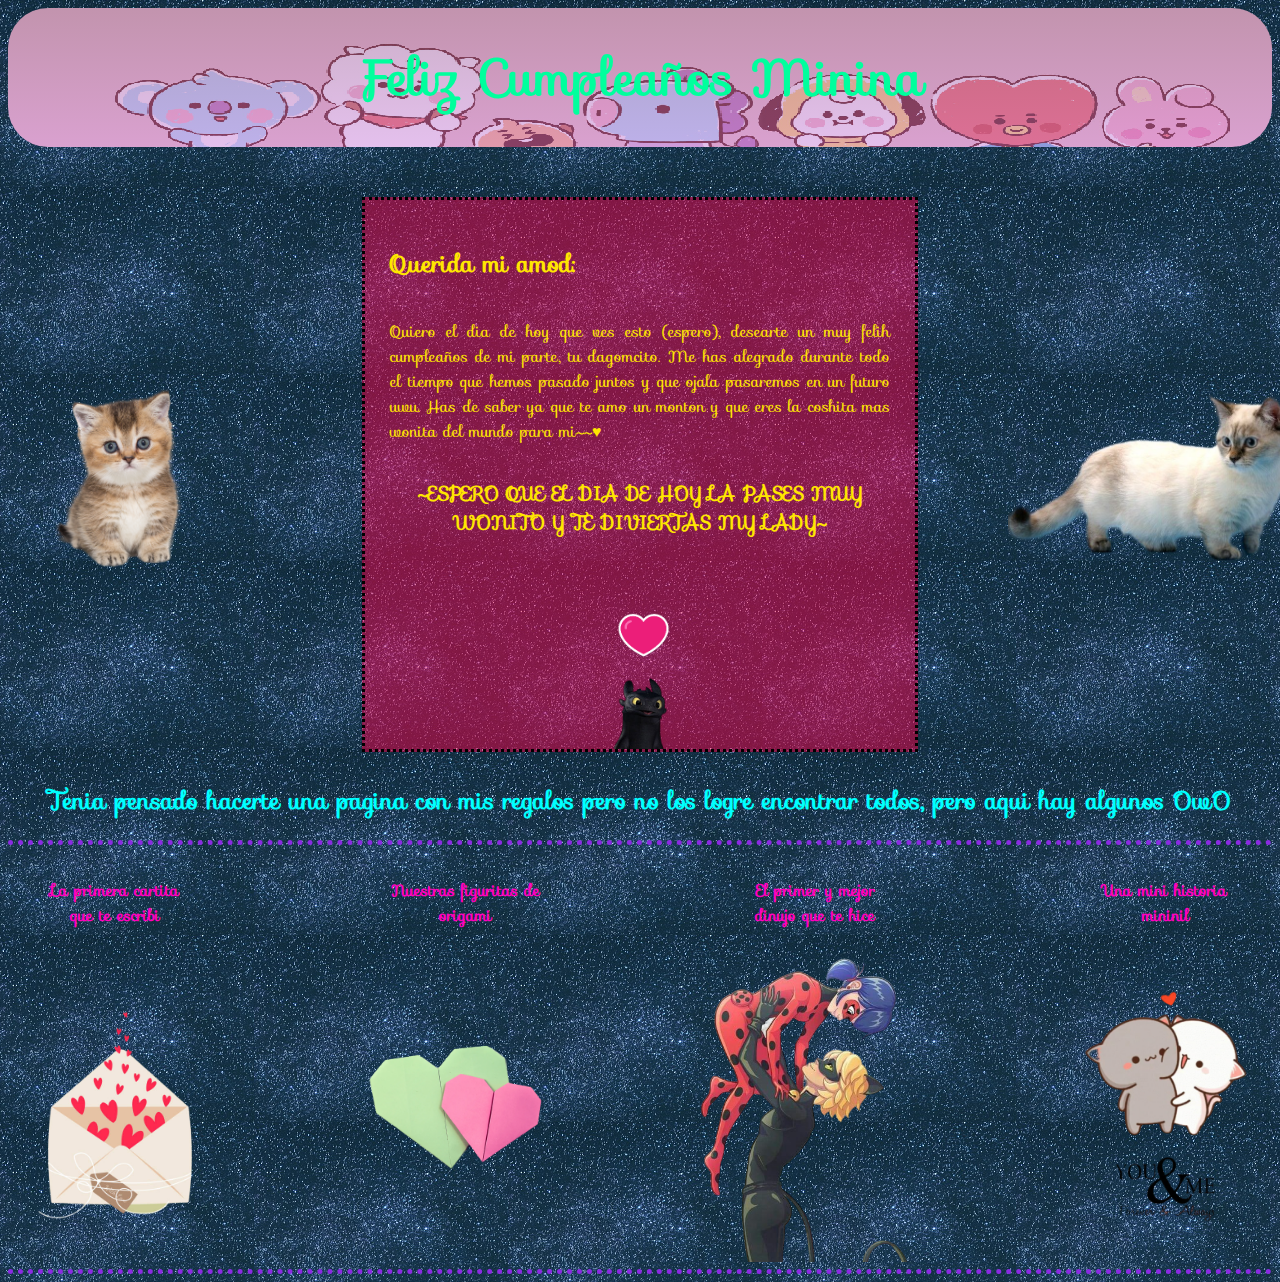
<file: index.html>
<!DOCTYPE html>
<html lang="en">
<head>
    <meta charset="UTF-8">
    <meta http-equiv="X-UA-Compatible" content="IE=edge">
    <meta name="viewport" content="width=device-width, initial-scale=1.0">
    <title>Happy Birthday My Lover One</title>
    <link rel="stylesheet" href="https://fonts.googleapis.com/css?family=Sofia">
    <link rel="stylesheet" href="./styles/styles.css">
</head>
<body>
    <header>
        <div>
            <h1>
                Feliz Cumpleaños Minina
            </h1>
        </div>
    </header>
    <main>
        <div>
            <img src="./public/images/SQT6VSTKY5ALBBK4QFI22JCWNY-PhotoRoom.png-PhotoRoom.png" alt="" width="300px">
        </div>
        <div id="box_text">
            <div id="text">
                <h2>Querida mi amod:</h2>
                <p>
                    Quiero el dia de hoy que ves esto (espero), desearte un muy felih cumpleaños de mi parte, tu dagomcito. Me has alegrado 
                    durante todo el tiempo que hemos pasado juntos y que ojala pasaremos en un futuro uwu. Has de saber ya que te amo un monton 
                    y que eres la coshita mas wonita del mundo para mi~~♥
                </p>
                <h3>~ESPERO QUE EL DIA DE HOY LA PASES MUY WONITO Y TE DIVIERTAS MY LADY~</h3>
            </div>
            <img id="dagom_love" src="./public/images/toothless-dreamworks-how-to-train-your-dragon-wallpaper-preview-PhotoRoom.png-PhotoRoom.png" alt="dagom" width="300px">
        </div>
        <div>
            <img src="./public/images/e1a1dcdf2034cd925a7b4bce397d5d7e-PhotoRoom.png-PhotoRoom.png" alt="" width="300px">
        </div>
    </main>
    <footer>
        <h2>Tenia pensado hacerte una pagina con mis regalos pero no los logre encontrar todos, pero aqui hay algunos OwO</h2>
        <div>
            <table>
                <tr>
                    <th>
                        <b>La primera cartita que te escribi</b>
                    </th>
                    <th>
                        <b>Nuestras figuritas de origami</b>
                    </th>
                    <th>
                        <b>El primer y mejor dinujo que te hice </b>
                    </th>
                    <th>
                        <b>Una mini historia mininil</b>
                    </th>
                </tr>
                <tr>
                    <td>
                        <a href="./letter.html"><img src="./public/images/letter.png" alt="letter" width="250px"></a>
                    </td>
                    <td>
                        <a href="./origami.html"><img src="./public/images/origami.png" alt="origami" width="250px"></a>
                    </td>
                    <td>
                        <a href="./draw.html"><img src="./public/images/draw.png" alt="draw" width="250px"></a>
                    </td>
                    <td>
                        <a href="./history.html"><img src="./public/images/history.png" alt="history" width="250px"></a>
                    </td>
                </tr>
            </table>
        </div>
    </footer>
</body>
</html>
</file>
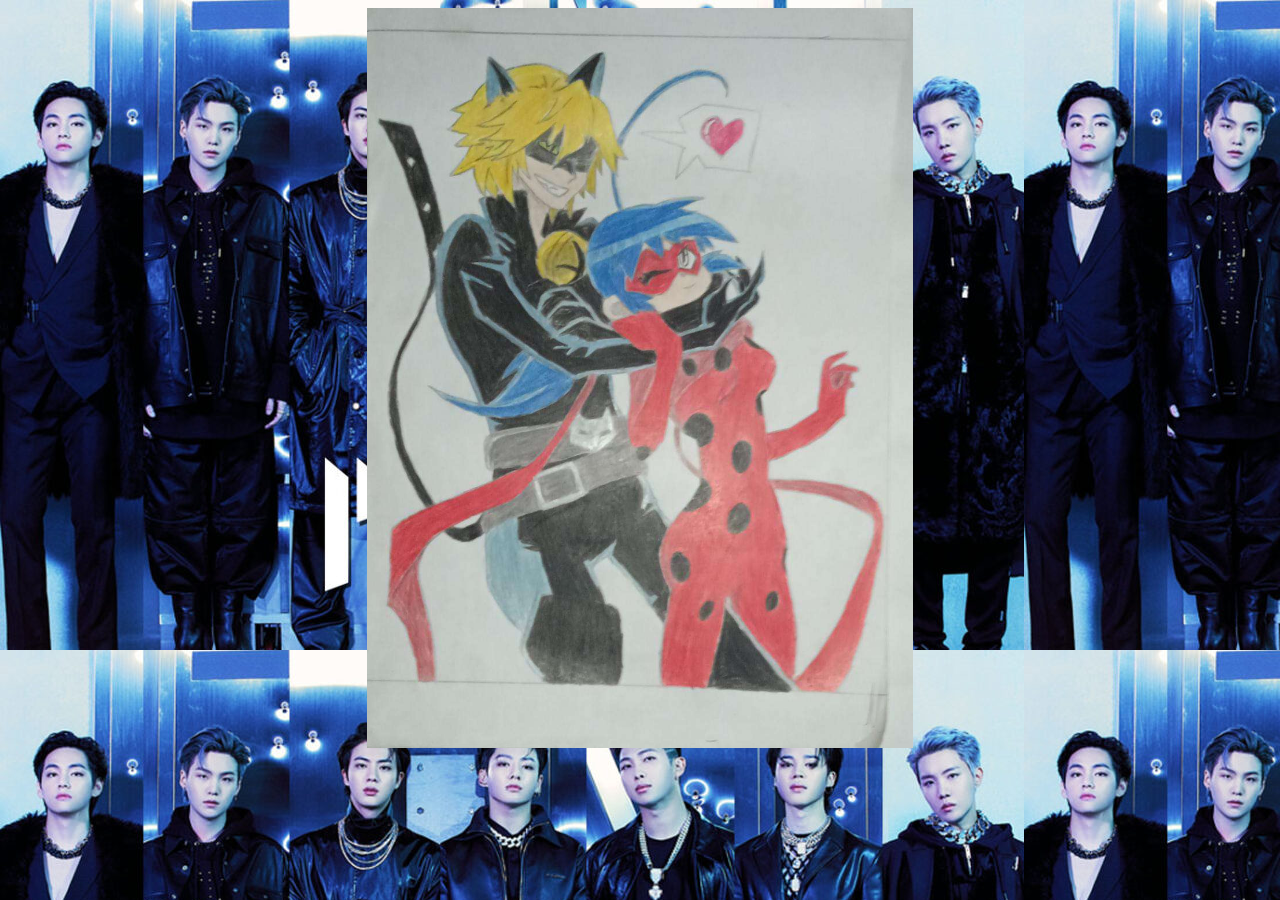
<file: draw.html>
<!DOCTYPE html>
<html lang="en">
<head>
    <meta charset="UTF-8">
    <meta http-equiv="X-UA-Compatible" content="IE=edge">
    <meta name="viewport" content="width=device-width, initial-scale=1.0">
    <title>Ladynoir</title>
    <link rel="stylesheet" href="./styles/global-styles.css">
</head>
<body>
    <img src="./public/images/ladynoir-draw.png" alt="ladynoir-draw-image" height="740px">
</body>
</html>
</file>
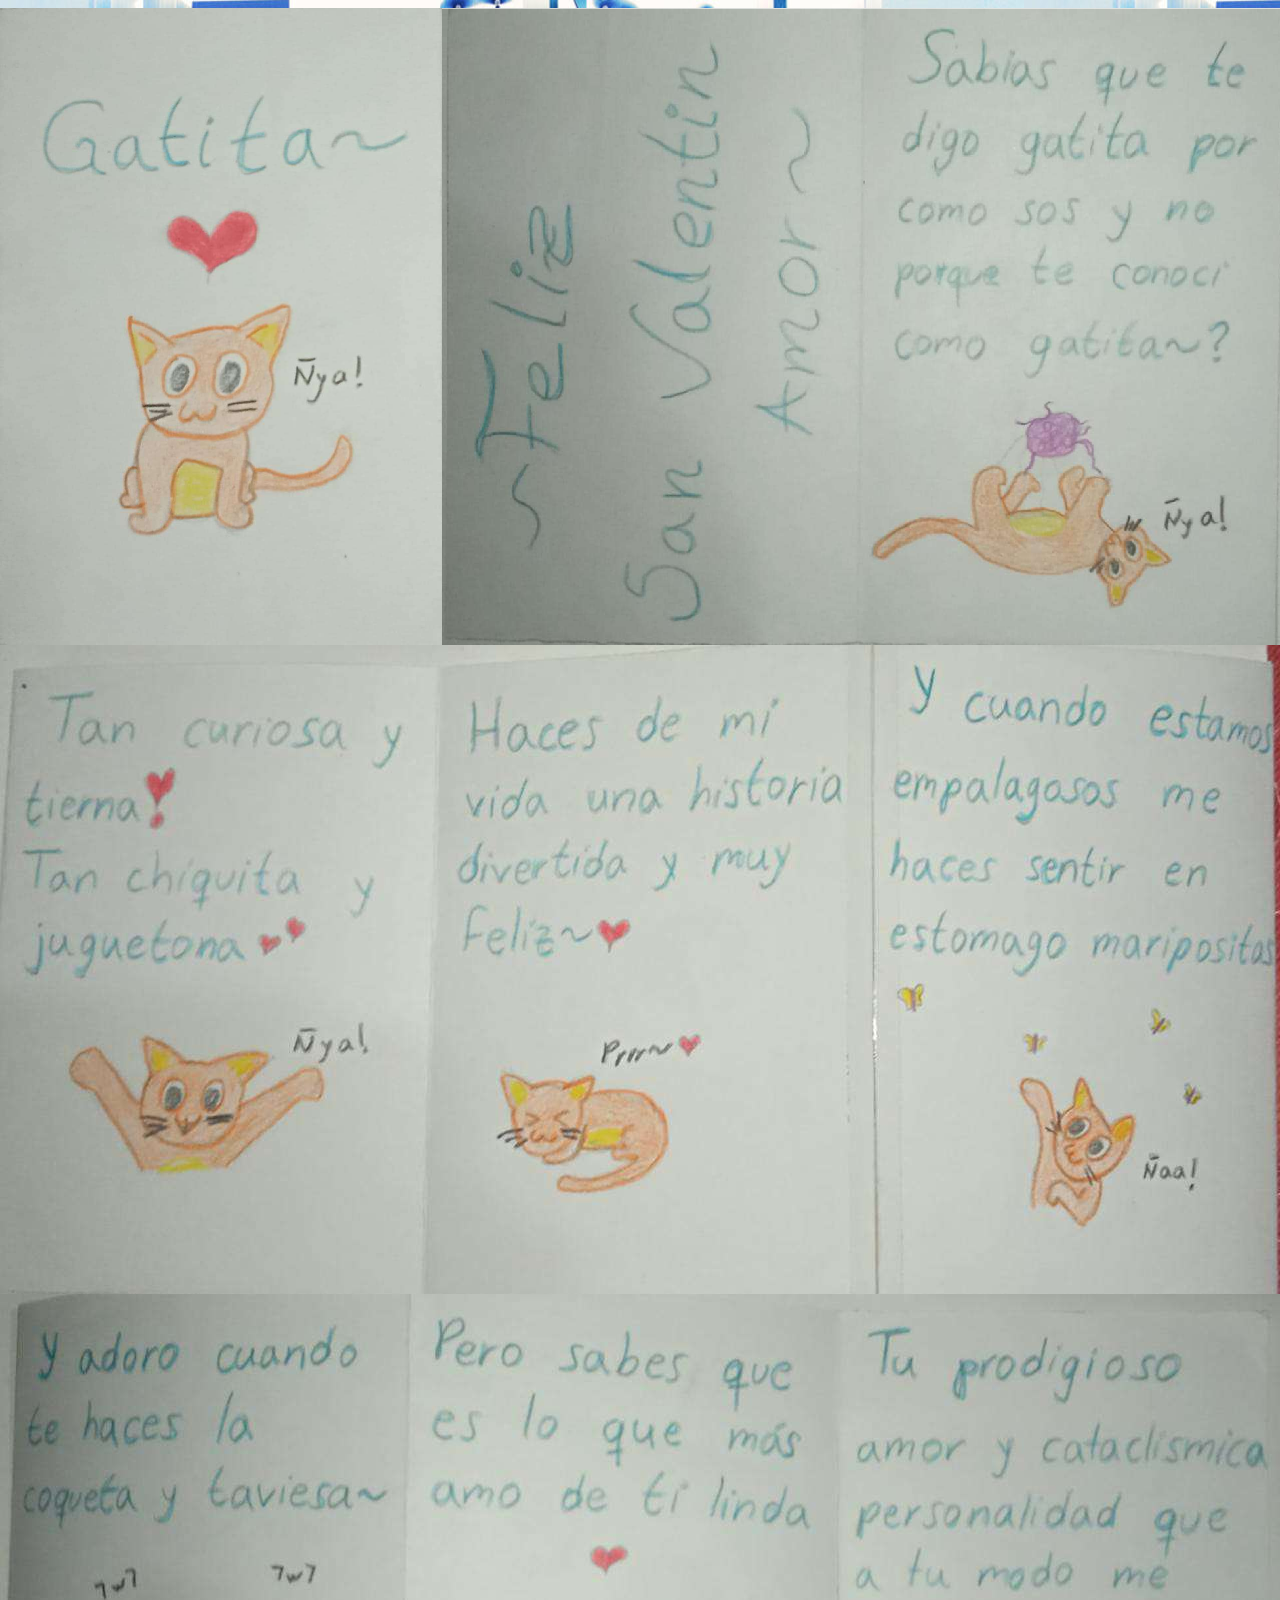
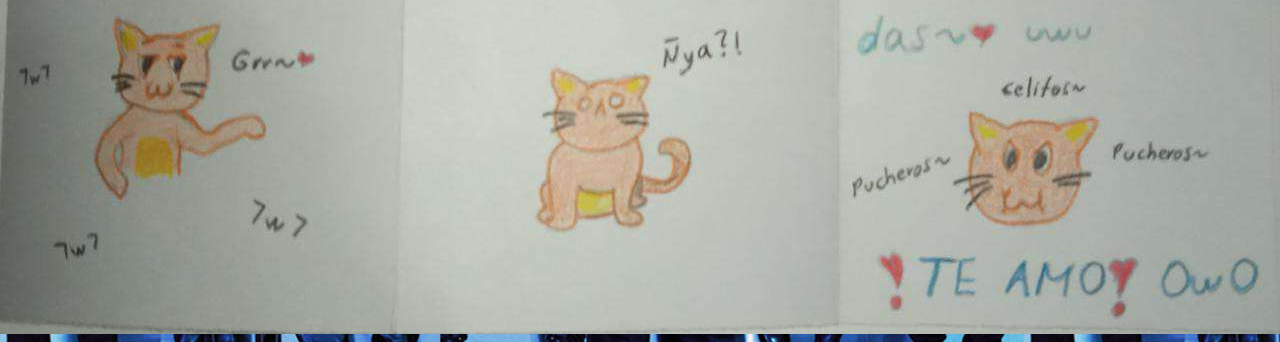
<file: history.html>
<!DOCTYPE html>
<html lang="en">
<head>
    <meta charset="UTF-8">
    <meta http-equiv="X-UA-Compatible" content="IE=edge">
    <meta name="viewport" content="width=device-width, initial-scale=1.0">
    <title>Mini Comic Mininil</title>
    <link rel="stylesheet" href="./styles/global-styles.css">
</head>
<body id="history-1-2-3">
    <img src="./public/images/history-1.png" alt="part1" width="1280px">
    <img src="./public/images/history-2.png" alt="part2" width="1280px">
    <img src="./public/images/history-3.png" alt="part3" width="1280px">
</body>
</html>
</file>
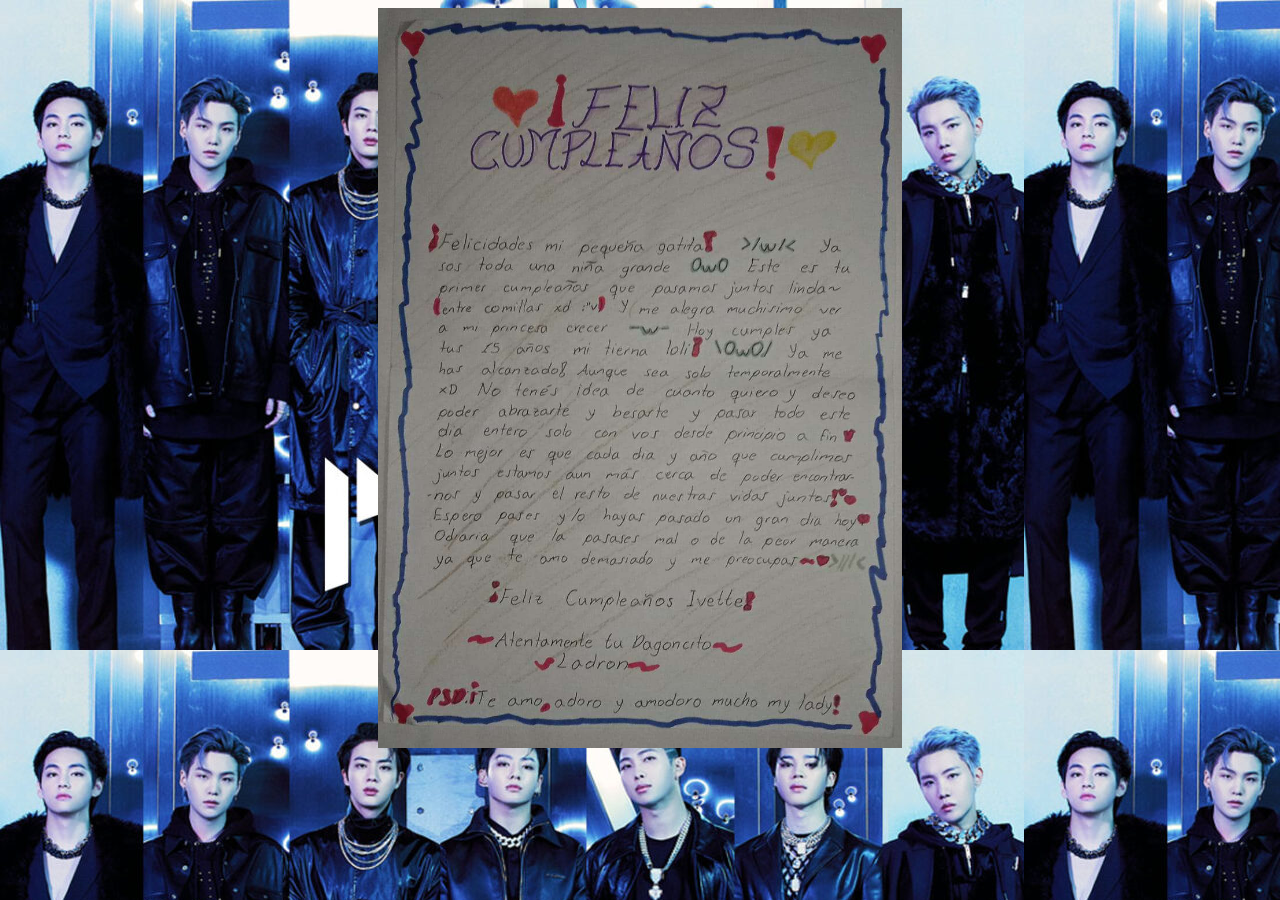
<file: letter.html>
<!DOCTYPE html>
<html lang="en">
<head>
    <meta charset="UTF-8">
    <meta http-equiv="X-UA-Compatible" content="IE=edge">
    <meta name="viewport" content="width=device-width, initial-scale=1.0">
    <title>Cartita a mi amod</title>
    <link rel="stylesheet" href="./styles/global-styles.css">
</head>
<body>
    <img src="./public/images/birthday-letter.png" alt="birthday-letter" height="740px">
</body>
</html>
</file>
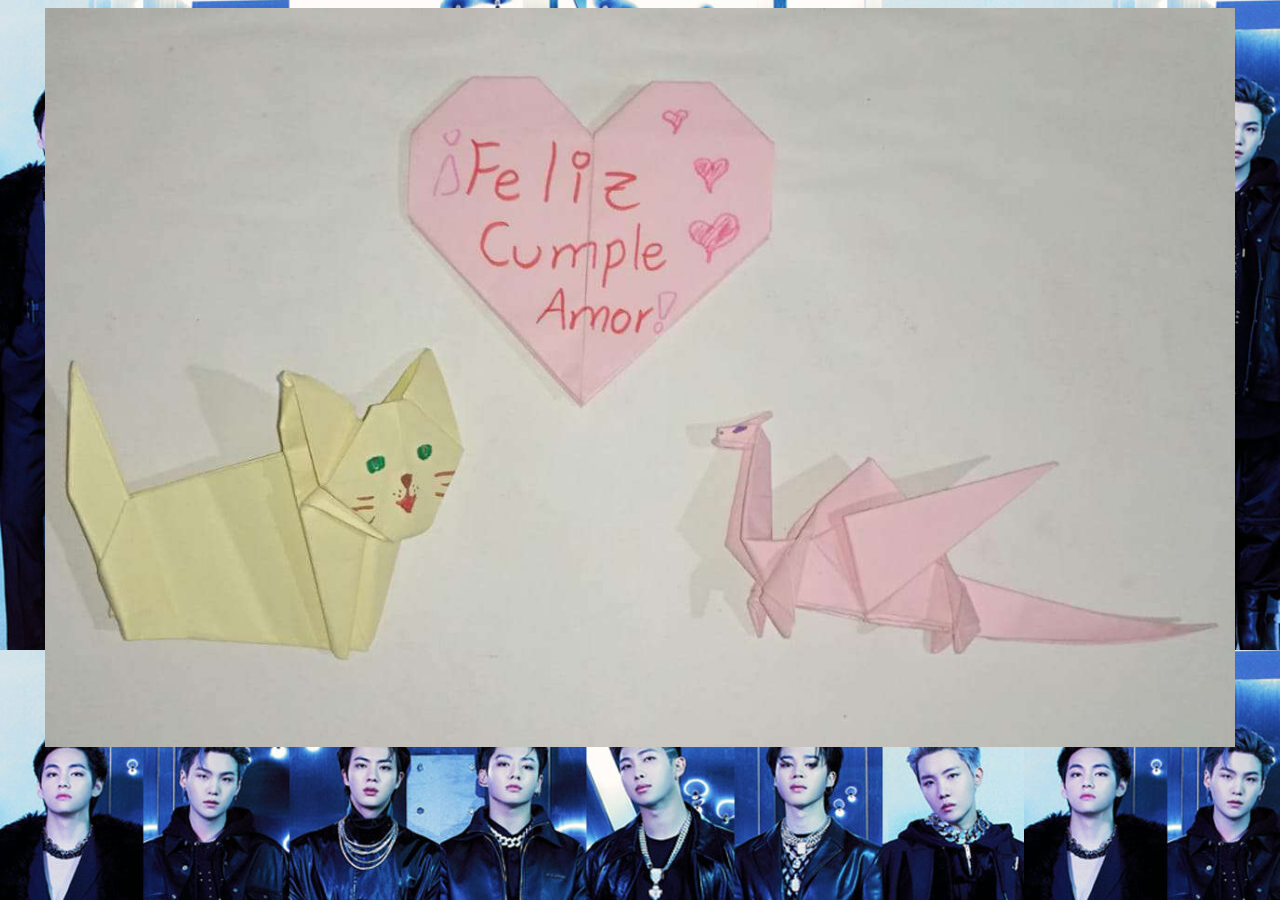
<file: origami.html>
<!DOCTYPE html>
<html lang="en">
<head>
    <meta charset="UTF-8">
    <meta http-equiv="X-UA-Compatible" content="IE=edge">
    <meta name="viewport" content="width=device-width, initial-scale=1.0">
    <title>Origami dagom minina</title>
    <link rel="stylesheet" href="./styles/global-styles.css">
</head>
<body>
    <img src="./public/images/origami-cat-dragon-hearth.png" alt="our-origami" width="1190px">
</body>
</html>
</file>
<file: styles/styles.css>
body {
    background-image: url(../public/images/background-main.png);
}

header {
    display: flex;
    padding: 30px;
    justify-content: center;
    margin: 0px;
    border-radius: 40px;
    background-image: linear-gradient(#7a307063,#a329c24b), url(../public/images/background-head.png);
}

h1 {
    margin: 0px;
    color: #00ff9d;
    font-family: 'Sofia';
    font-size: 50px;
}

main {
    display: flex;
    justify-content: center;
    align-items: center;
    gap: 90px;
    margin-top: 50px;
}

#text {
    display: flex;
    flex-direction: column;
    padding: 25px;
    width: 500px;
    font-family: 'Sofia';
    color: #ffe600;
}

p {
    text-align: justify;
}

h3 {
    text-align: center;
}

#box_text {
    display: flex;
    flex-direction: column;
    align-items: center;
    background-color: #ff004c7a;
    border-style: dotted;
    padding: 0px;
}

footer {
    margin-top: 30px;
}

footer h2 {
    font-family: 'Sofia';
    text-align: center;
    color: #00ffff;
}

footer div {
    display: flex;
    justify-content: center;
    padding-top: 30px;
    border-top: 5px dotted #8a2be2;
    border-bottom: 5px dotted #8a2be2;
}

table th {
    width: 150px;
    padding-left: 100px;
    padding-right: 100px;
    padding-bottom: 25px;
    font-family: 'Sofia';
    color: #ff00bf;
}

table tr {
    display: flex;
    justify-content: space-around;
    align-items: center;
}
</file>
<file: styles/global-styles.css>
body {
    background-image: url(../public/images/background.png);
    display: flex;
    justify-content: center;
}

#history-1-2-3 {
    flex-direction: column;
    align-items: center;
}
</file>
